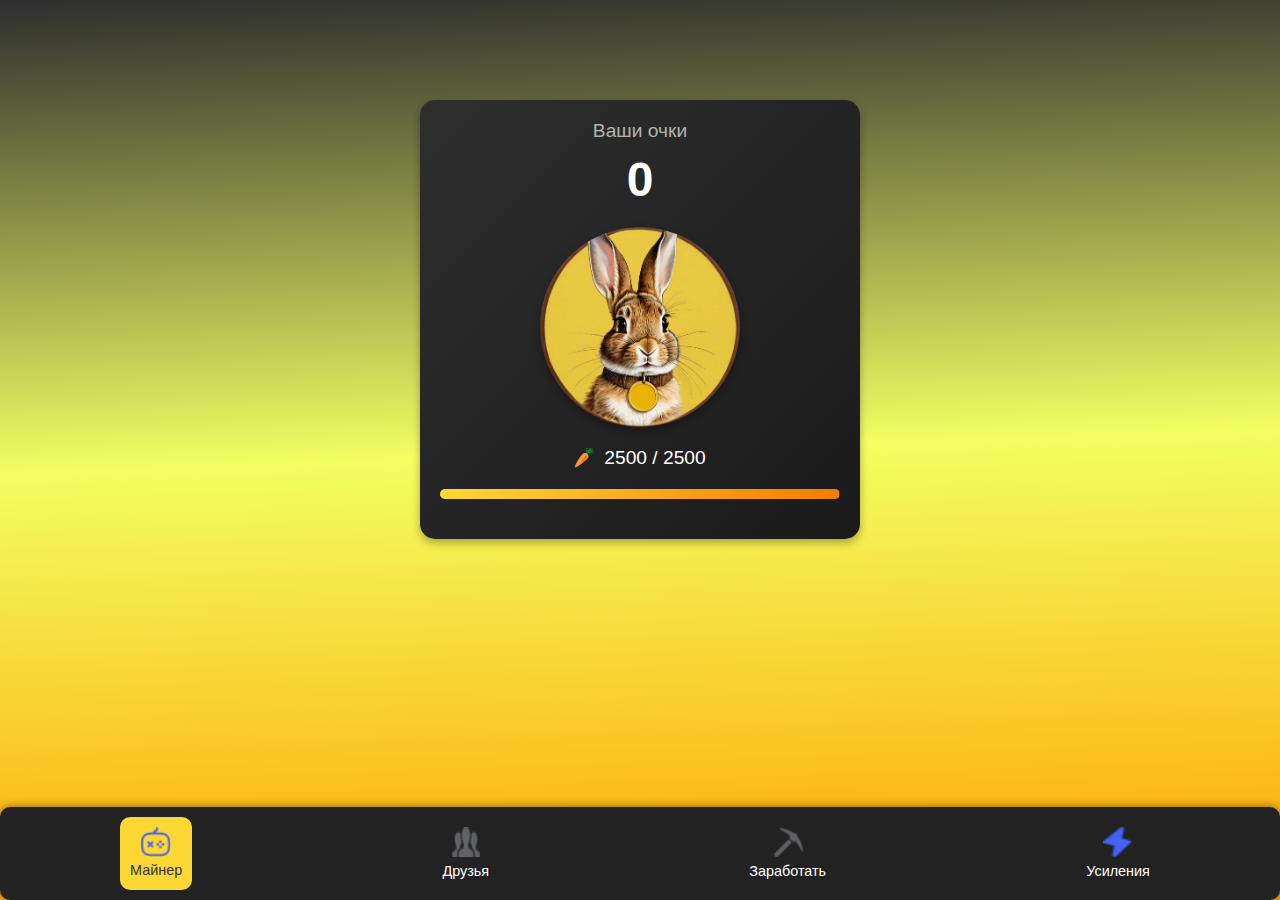
<file: index.html>
<!DOCTYPE html>
<html lang="ru">
<head>
    <meta charset="UTF-8">
    <meta name="viewport" content="width=device-width, initial-scale=1.0">
    <title>Таблетка Копия</title>
    <link rel="stylesheet" href="styles.css">
</head>
<body>
    <div class="body5 container">
        <div class="points">
            <p>Ваши очки</p>
            <h1 id="balance">0</h1>
        </div>
        <div class="icon" style="position: relative; display: flex; justify-content: center;">
            <img id="main-icon" src="coin3.png" alt="Icon" style="position: relative; display: block;">
            <img id="carrot" src="mor.png" alt="Carrot Icon" style="position: absolute; display: none;">
        </div>
        <div class="energy">
            <img src="mor.png" alt="Energy Icon">
            <p id="energy">2500 / 2500</p>
        </div>
        <div class="progress-bar">
            <div class="progress"></div>
        </div>
    </div>
    <div class="navigation">
        <div class="nav-button active">
            <img src="game-icon.png" alt="Miner Icon">
            <span>Майнер</span>
        </div>
        <div class="nav-button">
            <img src="friends-icon.png" alt="Friends Icon">
            <a href="friends.html"><span>Друзья</span></a>
        </div>
        <div class="nav-button">
            <img src="mine-icon.png" alt="Earn Icon">
            <a href="earn.html"><span>Заработать</span></a>
        </div>
        <div class="nav-button">
            <img src="boost-icon.png" alt="Boost Icon">
            <a href="boost.html"><span>Усиления</span></a>
        </div>
    </div>
    <script>
        let energy = 2500;
        let maxEnergy = 2500;
        let energyRegenRate = 1;
        let clickCost = 1;
        let pointsPerClick = 1;

        document.addEventListener('DOMContentLoaded', (event) => {
            let savedBalance = localStorage.getItem('balance');
            if (savedBalance !== null) {
                document.getElementById('balance').innerText = parseFloat(savedBalance).toFixed(2).replace('.', ',');
            }

            let savedEnergy = localStorage.getItem('energy');
            if (savedEnergy !== null) {
                energy = parseFloat(savedEnergy);
                updateEnergyDisplay();
            }

            let rechargeLevel = parseInt(localStorage.getItem('rechargeLevel')) || 1;
            pointsPerClick = rechargeLevel;

            let boostRecharge = localStorage.getItem('boostRecharge');
            if (boostRecharge === 'true') {
                pointsPerClick = rechargeLevel;
            }

            let savedMaxEnergy = localStorage.getItem('maxEnergy');
            if (savedMaxEnergy !== null) {
                maxEnergy = parseInt(savedMaxEnergy);
                updateEnergyDisplay();
            }
        });

        document.getElementById('main-icon').addEventListener('mousedown', function(event) {
            event.preventDefault();

            if (energy >= clickCost) {
                let balanceElement = document.getElementById('balance');
                let balance = parseFloat(balanceElement.innerText.replace(',', '.'));
                balance += pointsPerClick;
                balanceElement.innerText = balance.toFixed(2).replace('.', ',');

                energy -= clickCost;
                updateEnergyDisplay();

                let carrot = document.getElementById('carrot');
                carrot.style.display = 'block';

                let offsetX = -550;
                let offsetY = -200;

                carrot.style.left = (event.clientX + offsetX) + 'px';
                carrot.style.top = (event.clientY + offsetY) + 'px';

                setTimeout(function() {
                    carrot.style.display = 'none';
                }, 1000);

                localStorage.setItem('balance', balance.toFixed(2).replace('.', ','));
                localStorage.setItem('energy', energy);
            }
        });

        function updateEnergyDisplay() {
            let energyElement = document.getElementById('energy');
            energyElement.textContent = `${energy} / ${maxEnergy}`;
        }

        setInterval(function() {
            if (energy < maxEnergy) {
                energy += energyRegenRate;
                if (energy > maxEnergy) {
                    energy = maxEnergy;
                }
                updateEnergyDisplay();

                localStorage.setItem('energy', energy);
            }
        }, 1000);
    </script>
</body>
</html>
</file>
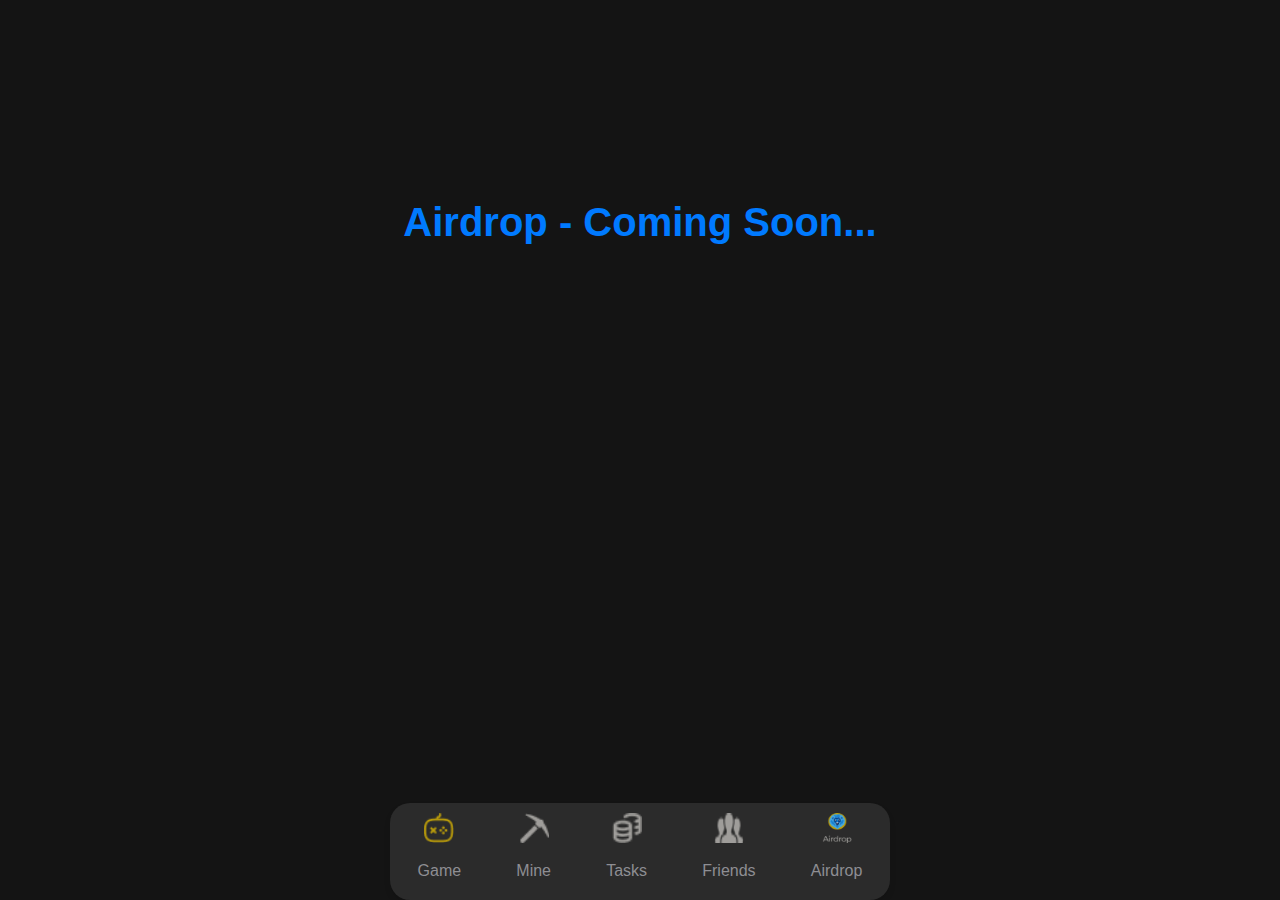
<file: Airdrop.html>
<!DOCTYPE html>
<html lang="en">
<head>
    <meta charset="UTF-8">
    <meta name="viewport" content="width=device-width, initial-scale=1.0">
    <title>TON Station - Mine</title>
    <style>
        /* CSS styles here */
        :root {
            --bg-color: #141414;
            --container-bg-color: #1C1F24;
            --button-bg-color: #282B30;
            --text-color: #fff;
            --box-shadow-color: rgba(0, 0, 0, 0.5);
            --blue-circle-color: #1e90ff;
            --mining-bg-color: #2b2b2b;
            --mining-time-bg-color: #1e90ff;
            --footer-bg-color: #2b2b2b;
        }
        body {
            margin: 0;
            font-family: Arial, sans-serif;
            background-color: var(--bg-color);
            color: var(--text-color);
            display: flex;
            flex-direction: column;
            justify-content: center;
            align-items: center;
            height: 100vh;
            width: 100vw;
        }

        @keyframes fadeIn {
            to {
                opacity: 1;
            }
        }

        .container {
            text-align: center;
            width: 100%;
            max-width: 500px;
            margin: auto;
            flex: 1;
            display: flex;
            flex-direction: column;
        }

        .header {
            font-size: 2.5em;
           margin-top: 200px;
           color: #007aff;
        }

        .tabs {
            display: flex;
            justify-content: center;
            margin: 20px 0;
        }

        .tab {
            margin: 0 10px;
            padding: 10px;
            cursor: pointer;
            color: #007aff;
        }

        .tab.active {
            font-weight: bold;
            border-bottom: 2px solid #007aff;
        }

        .cards-container {
            flex: 1;
            max-height: 60vh;
            overflow-y: auto;
            padding: 10px;
            border-radius: 10px;
            border: 1px solid #e0e0e0;
        }

        .cards {
            display: flex;
            flex-wrap: wrap;
            justify-content: center;
        }

        .card {
            background-color: #f0f0f5;
            border-radius: 10px;
            margin: 10px;
            padding: 10px;
            box-shadow: 0 2px 4px rgba(0, 0, 0, 0.1);
            width: 120px;
            text-align: center;
            position: relative;
            display: flex;
            flex-direction: column;
            justify-content: space-between;
            height: 220px;
        }

        .card img {
            width: 100px;
            height: 100px;
            object-fit: cover;
            border-radius: 10px;
        }

        .card-title {
            margin: 5px 0;
            font-size: 0.8em;
        }

        .card-subtitle {
            font-size: 0.6em;
            color: #777;
        }

        .card-details {
            font-size: 0.6em;
            color: #333;
        }

        .buy-button {
            background-color: #007aff;
            color: white;
            border: none;
            padding: 5px;
            border-radius: 5px;
            cursor: pointer;
            margin-top: 5px;
            font-size: 0.8em;
        }

        .footer-container {
            display: flex;
            justify-content: center;
            align-items: center;
            width: 100%;
            position: relative;
            bottom: 0;
            margin-top: 15px;
        }

        .footer {
            display: flex;
            justify-content: space-around;
            width: 90%;
            max-width: 500px;
            background-color: var(--footer-bg-color);
            padding: 10px 0;
            border-radius: 20px;
            box-shadow: 0 4px 6px rgba(0, 0, 0, 0.1);
            margin: auto;
        }

        .footer a {
            text-decoration: none;
            color: #8e8e93;
            display: flex;
            flex-direction: column;
            align-items: center;
            padding: 10px;
            transition: all 0.3s ease;
        }

        .footer a:hover {
            color: white;
            background-color: #333;
            border-radius: 10px;
        }

        .footer img {
            width: 30px;
            height: 30px;
            margin-bottom: 5px;
            filter: invert(1);
        }

        .footer div {
            text-align: center;
            color: white;
            flex-grow: 1;
        }

        .footer div.active {
            color: #007aff;
        }
    </style>
</head>
<body>
    <div class="container">
        <h1 class="header">Airdrop - Coming Soon...</h1>
      
       
    </div>
    <div class="footer-container">
        <footer class="footer">
            <div class="footer__item">
                <img src="game-icon.png" alt="Game" class="footer__icon">
                <span class="footer__text"><a href="index.html">Game</a></span>
            </div>
            <div class="footer__item">
                <img src="mine-icon.png" alt="Mine" class="footer__icon">
                <span class="footer__text"><a href="Mine.html">Mine</a></span>
            </div>
            <div class="footer__item">
                <img src="tasks-icon.png" alt="Tasks" class="footer__icon">
                <span class="footer__text"><a href="tasks.html">Tasks</a></span>
            </div>
            <div class="footer__item">
                <img src="friends-icon.png" alt="Friends" class="footer__icon">
                <span class="footer__text"><a href="Friends.html">Friends</a></span>
            </div>
            <div class="footer__item">
                <img src="airdrop.png" alt="Airdrop" class="footer__icon">
                <span class="footer__text"><a href="Airdrop.html">Airdrop</a></span>
            </div>
        </footer>
    </div>
</body>
</html>
</file>
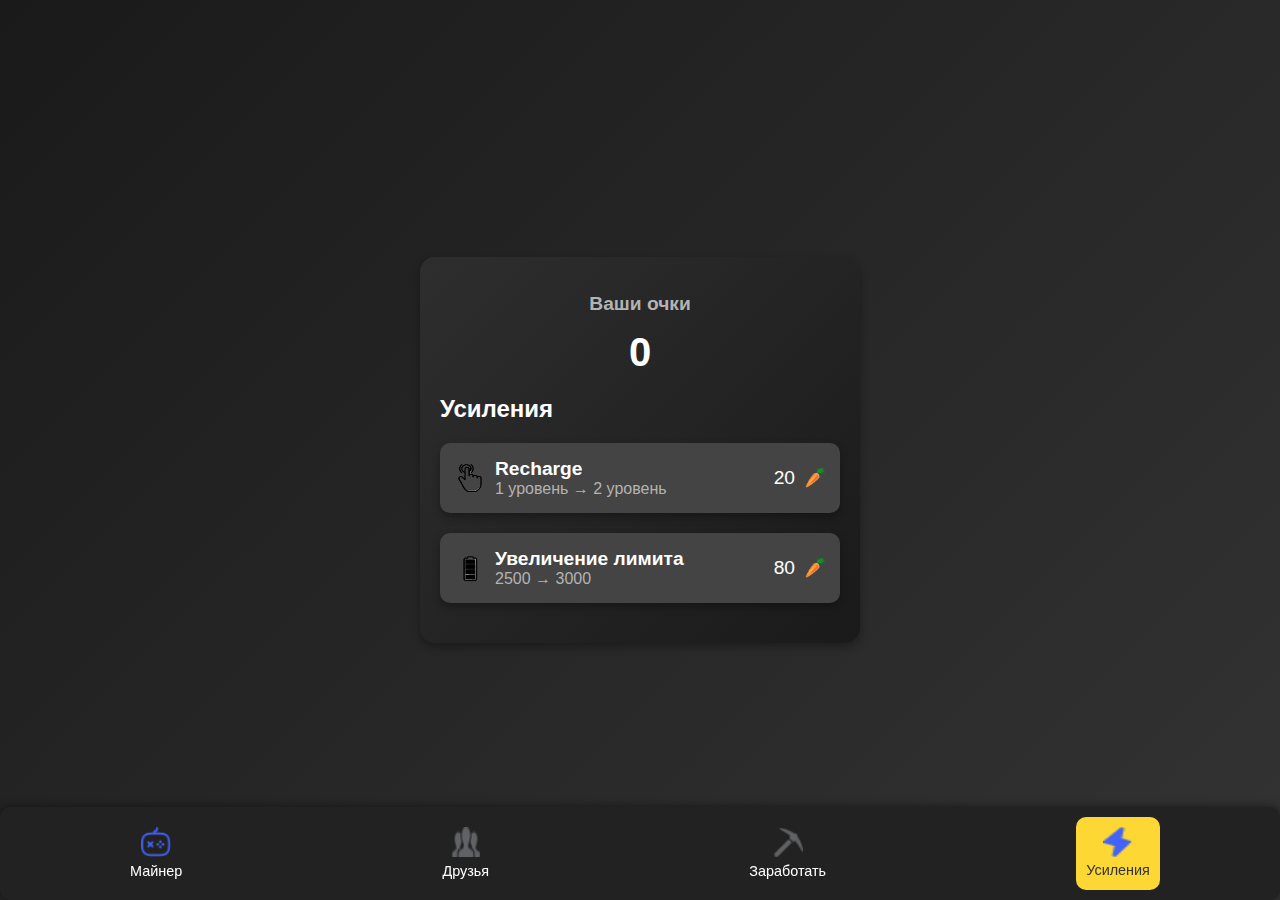
<file: boost.html>
<!DOCTYPE html>
<html lang="ru">
<head>
    <meta charset="UTF-8">
    <meta name="viewport" content="width=device-width, initial-scale=1.0">
    <title>Усиления</title>
    <link rel="stylesheet" href="stylesb.css">
</head>
<body>
    <div class="container">
        <div class="points">
            <h2>Ваши очки</h2>
            <h1 id="balance">0</h1>
        </div>
        <div class="boosts">
            <h2>Усиления</h2>
            <div class="boost" id="boost-recharge">
                <div class="boost-info">
                    <img src="multi.png" alt="Иконка Recharge">
                    <div class="boost-details">
                        <span class="boost-name">Recharge</span>
                        <span class="boost-level" id="recharge-level">1 уровень → 2 уровень</span>
                    </div>
                </div>
                <div class="boost-cost">
                    <span id="recharge-cost">20</span>
                    <img src="mor.png" alt="Иконка">
                </div>
            </div>
            <div class="boost" id="boost-limit">
                <div class="boost-info">
                    <img src="limit.png" alt="Иконка Limit">
                    <div class="boost-details">
                        <span class="boost-name">Увеличение лимита</span>
                        <span class="boost-level" id="limit-level">2500 → 3000</span>
                    </div>
                </div>
                <div class="boost-cost">
                    <span id="limit-cost">80</span>
                    <img src="mor.png" alt="Иконка">
                </div>
            </div>
        </div>
    </div>

    <div class="navigation">
        <div class="nav-button">
            <img src="game-icon.png" alt="Иконка Майнера">
            <a href="index.html"><span>Майнер</span></a>
        </div>
        <div class="nav-button">
            <img src="friends-icon.png" alt="Иконка Друзей">
            <a href="friends.html"><span>Друзья</span></a>
        </div>
        <div class="nav-button">
            <img src="mine-icon.png" alt="Иконка Заработка">
            <a href="earn.html"><span>Заработать</span></a>
        </div>
        <div class="nav-button active">
            <img src="boost-icon.png" alt="Иконка Усилений">
            <span>Усиления</span>
        </div>
    </div>

    <div id="modal" class="modal">
        <div class="modal-content">
            <span class="close">&times;</span>
            <p id="modal-text">Вы хотите купить усиление?</p>
            <button id="buy-boost">Купить</button>
        </div>
    </div>

    <script>
        document.addEventListener('DOMContentLoaded', (event) => {
            let savedBalance = localStorage.getItem('balance');
            if (savedBalance !== null) {
                document.getElementById('balance').innerText = parseFloat(savedBalance).toFixed(2).replace('.', ',');
            }

            let rechargeLevel = parseInt(localStorage.getItem('rechargeLevel')) || 1;
            let rechargeCost = parseInt(localStorage.getItem('rechargeCost')) || 20;
            updateBoostInfo('recharge', rechargeLevel, rechargeCost);

            let maxEnergy = parseInt(localStorage.getItem('maxEnergy')) || 2500;
            let limitCost = parseInt(localStorage.getItem('limitCost')) || 80;
            updateBoostInfo('limit', maxEnergy, limitCost);

            document.getElementById('boost-recharge').addEventListener('click', function() {
                showModal('recharge', rechargeCost);
            });

            document.getElementById('boost-limit').addEventListener('click', function() {
                showModal('limit', limitCost);
            });

            document.querySelector('.close').addEventListener('click', function() {
                let modal = document.getElementById('modal');
                modal.style.display = 'none';
            });

            document.getElementById('buy-boost').addEventListener('click', function() {
                let balanceElement = document.getElementById('balance');
                let balance = parseFloat(balanceElement.innerText.replace(',', '.'));
                let modalText = document.getElementById('modal-text').innerText;

                if (modalText.includes('Recharge')) {
                    if (balance >= rechargeCost) {
                        balance -= rechargeCost;
                        localStorage.setItem('balance', balance.toFixed(2).replace('.', ','));
                        balanceElement.innerText = balance.toFixed(2).replace('.', ',');

                        rechargeLevel++;
                        rechargeCost *= 2;

                        localStorage.setItem('rechargeLevel', rechargeLevel);
                        localStorage.setItem('rechargeCost', rechargeCost);
                        localStorage.setItem('boostRecharge', 'true');

                        updateBoostInfo('recharge', rechargeLevel, rechargeCost);

                        alert('Вы успешно купили усиление Recharge!');
                    } else {
                        alert('Недостаточно очков для покупки этого усиления.');
                    }
                } else if (modalText.includes('Увеличение лимита')) {
                    if (balance >= limitCost) {
                        balance -= limitCost;
                        localStorage.setItem('balance', balance.toFixed(2).replace('.', ','));
                        balanceElement.innerText = balance.toFixed(2).replace('.', ',');

                        maxEnergy += 500;
                        limitCost *= 2;

                        localStorage.setItem('maxEnergy', maxEnergy);
                        localStorage.setItem('limitCost', limitCost);

                        updateBoostInfo('limit', maxEnergy, limitCost);

                        alert('Вы успешно купили усиление Увеличение лимита!');
                    } else {
                        alert('Недостаточно очков для покупки этого усиления.');
                    }
                }

                let modal = document.getElementById('modal');
                modal.style.display = 'none';
            });
        });

        function showModal(type, cost) {
            let modal = document.getElementById('modal');
            let modalText = document.getElementById('modal-text');

            if (type === 'recharge') {
                modalText.innerText = `Вы хотите купить усиление Recharge за ${cost} очков?`;
            } else if (type === 'limit') {
                modalText.innerText = `Вы хотите купить усиление Увеличение лимита за ${cost} очков?`;
            }

            modal.style.display = 'block';
        }

        function updateBoostInfo(type, level, cost) {
            if (type === 'recharge') {
                document.getElementById('recharge-level').innerText = `${level} уровень → ${level + 1} уровень`;
                document.getElementById('recharge-cost').innerText = cost;
            } else if (type === 'limit') {
                document.getElementById('limit-level').innerText = `${level} → ${level + 500}`;
                document.getElementById('limit-cost').innerText = cost;
            }
        }
    </script>
</body>
</html>
</file>
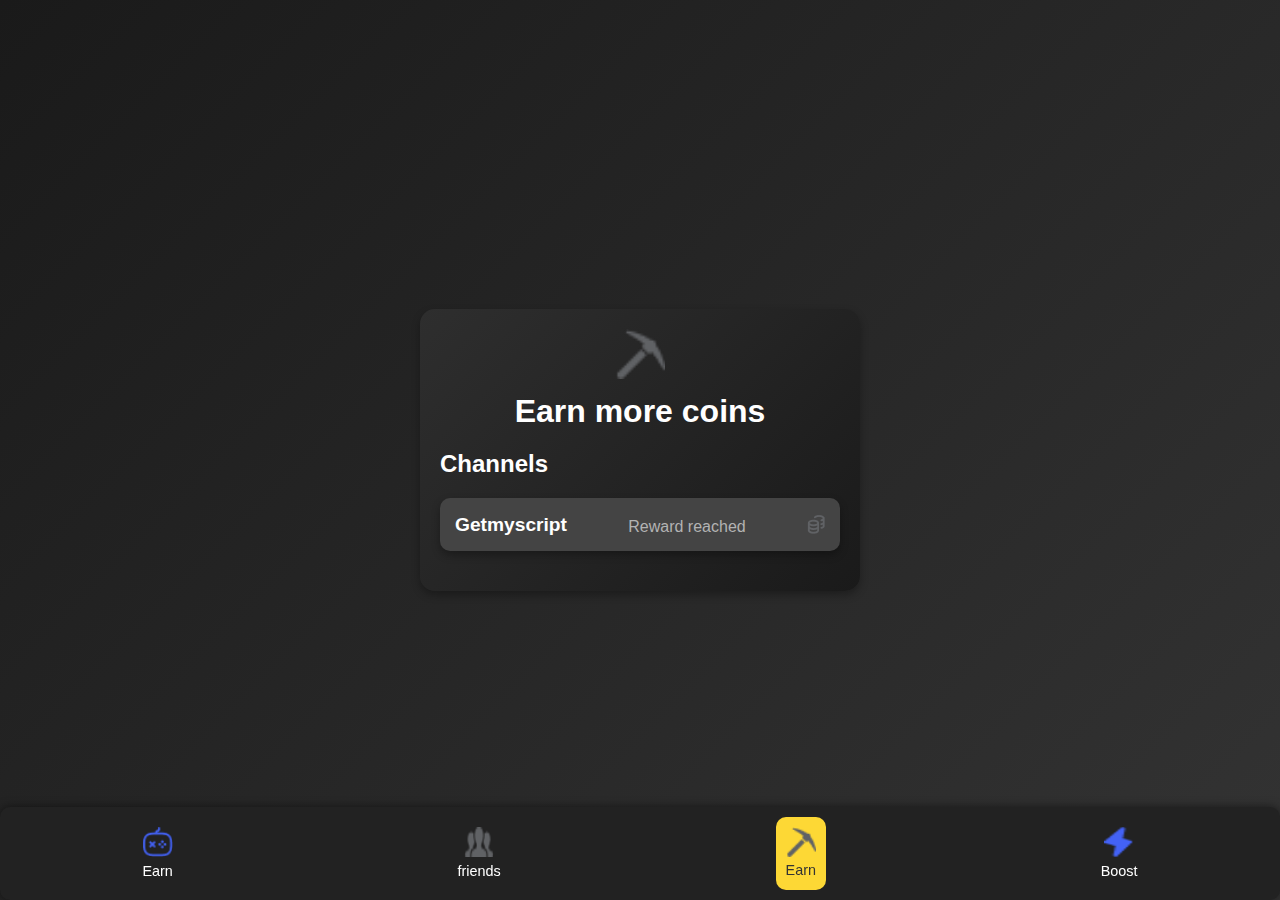
<file: earn.html>
<!DOCTYPE html>
<html lang="ru">
<head>
    <meta charset="UTF-8">
    <meta name="viewport" content="width=device-width, initial-scale=1.0">
    <title>Заработать больше монет</title>
    <link rel="stylesheet" href="stylesm.css">
</head>
<body>
    <div class="container">
        <div class="header">
            <img src="mine-icon.png" alt="Earn Icon">
            <h1>Earn more coins</h1>
        </div>
        <div class="channels">
            <h2>Channels</h2>
            <div class="channel">
                <span class="channel-name">Getmyscript</span>
                <span class="channel-status">Reward reached</span>
                <img src="tasks-icon.png" alt="Arrow Icon">
            </div>
        </div>
    </div>

    <div class="navigation">
        <div class="nav-button">
            <img src="game-icon.png" alt="Miner Icon">
            <a href="index.html"><span>Earn</span></a>
        </div>
        <div class="nav-button">
            <img src="friends-icon.png" alt="Friends Icon">
            <a href="friends.html"><span>friends</span></a>
        </div>
        <div class="nav-button active">
            <img src="mine-icon.png" alt="Earn Icon">
           <span>Earn</span>
        </div>
        <div class="nav-button">
            <img src="boost-icon.png" alt="Boost Icon">
            <a href="boost.html"><span>Boost</span></a>
        </div>
    </div>
</body>
</html>
</file>
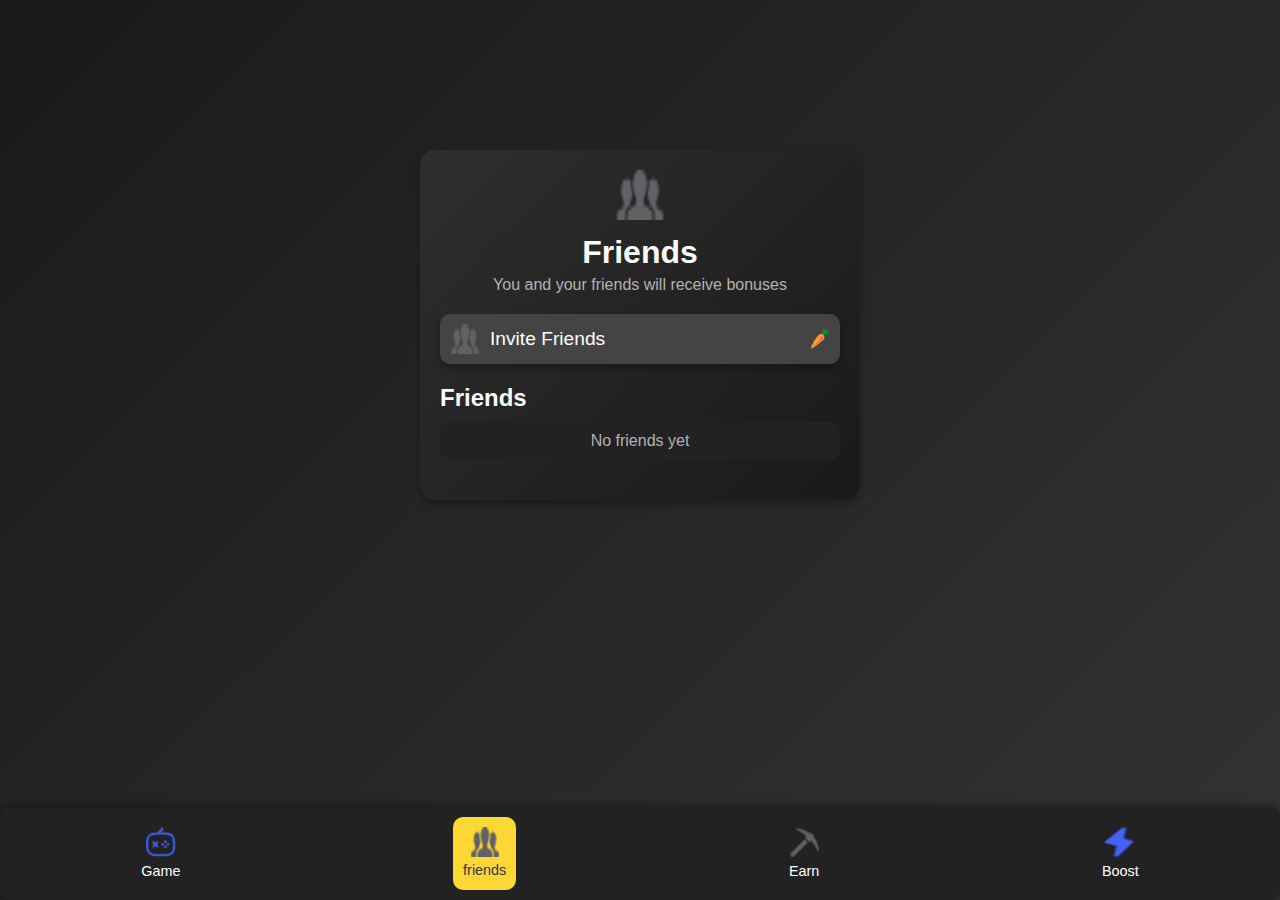
<file: friends.html>
<!DOCTYPE html>
<html lang="ru">
<head>
    <meta charset="UTF-8">
    <meta name="viewport" content="width=device-width, initial-scale=1.0">
    <title>Друзья</title>
    <link rel="stylesheet" href="stylesа.css">
</head>
<body>
    <div class="body5 container">
        <div class="header">
            <img src="friends-icon.png" alt="Friends Icon">
            <h1>Friends</h1>
            <p>You and your friends will receive bonuses</p>
        </div>
        <div class="invite-friends">
            <div class="invite-button">
                <img src="friends-icon.png" alt="Invite Icon">
                <span>Invite Friends</span>
                <img src="mor.png" alt="Arrow Icon">
            </div>
        </div>
        <div class="friends-list">
            <h2>Friends</h2>
            <div class="no-friends">No friends yet</div>
        </div>
    </div>

    <div class="navigation">
        <div class="nav-button ">
            <img src="game-icon.png" alt="Miner Icon">
            <a href="index.html"><span>Game</span></a>
        </div>
        <div class="nav-button active">
            <img src="friends-icon.png" alt="Friends Icon">
           <span>friends</span>
        </div>
        <div class="nav-button">
            <img src="mine-icon.png" alt="Earn Icon">
            <a href="earn.html"><span>Earn</span></a>
        </div>
        <div class="nav-button">
            <img src="boost-icon.png" alt="Boost Icon">
            <a href="boost.html"><span>Boost</span></a>
        </div>
    </div>
</body>
</html>
</file>
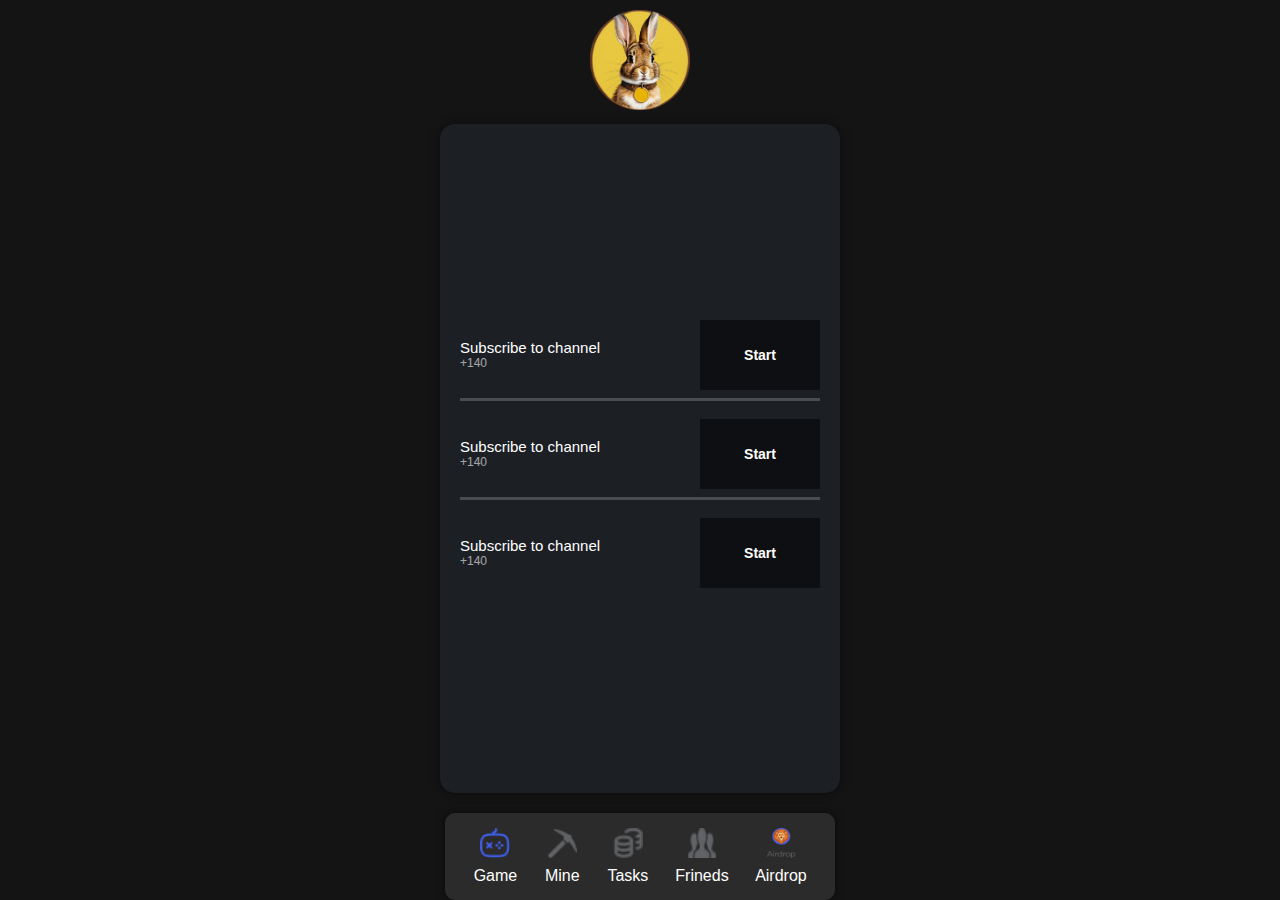
<file: tasks.html>
<!DOCTYPE html>
<html lang="en">
<head>
    <meta charset="UTF-8">
    <meta name="viewport" content="width=device-width, initial-scale=1.0">
    <title>Document</title>
    <style>
        :root {
            --bg-color: #141414;
            --container-bg-color: #1C1F24;
            --button-bg-color: #282B30;
            --text-color: #fff;
            --box-shadow-color: rgba(0, 0, 0, 0.5);
            --blue-circle-color: #1e90ff;
            --mining-bg-color: #2b2b2b;
            --mining-time-bg-color: #1e90ff;
            --footer-bg-color:#2b2b2b;
        }
        body {
            margin: 0;
            font-family: Arial, sans-serif;
            background-color: var(--bg-color);
    color: var(--text-color);
            display: flex;
            flex-direction: column;
            justify-content: space-between;
            align-items: center;
            height: 100vh;
            width: 100vw;
        }

        .header {
            width: 100%;
            text-align: center;
            padding: 10px 0;
        }

        .header img {
            width: 100px;
            height: auto;
        }

        .tasks-list {
            display: flex;
            flex-direction: column;
            justify-content: center;
            align-items: center;
            width: 100%;
            max-width: 500px;
            margin: 0 auto;
            background-size: cover;
            border-radius: 15px;
            text-align: center;
            box-shadow: 0 4px 8px rgba(0, 0, 0, 0.1);
            overflow: hidden;
            padding: 20px;
            flex-grow: 1;
        }

        .task-item {
            display: flex;
            justify-content: space-between;
            align-items: center;
            width: 100%;
            padding: 8px 0;
            border-bottom: 3px solid rgba(255, 255, 255, 0.2);
            margin-bottom: 10px;
        }

        .task-item:last-child {
            border-bottom: none;
        }

        .task-text {
            flex-grow: 1;
            text-align: left;
            font-size: 15px;
            color: white;
            display: flex;
            flex-direction: column;
        }

        .task-text span {
            font-size: 12px;
            opacity: 0.6;
        }

        .task-button {
            background: rgba(0, 0, 0, 0.5);
            width: 100px;
            height: 50px;
            border: 10px solid transparent;
            border-image: url('https://i.ibb.co/5xTn2Zw/Rectangle-9.png') 30 stretch;
            cursor: pointer;
            display: flex;
            align-items: center;
            justify-content: center;
            color: white;
            font-size: 14px;
            font-weight: bold;
            text-decoration: none;
        }

        .task-button:hover {
            background: rgba(0, 0, 0, 0.7);
        }
        .container {
            max-width: 360px;
            width: 100%;
            background-color: var(--container-bg-color);
            border-radius: 15px;
            padding: 20px;
            box-shadow: 0 0 10px var(--box-shadow-color);
            text-align: center;
        }

        .footer {
            display: flex;
            justify-content: space-around;
            background-color: var(--footer-bg-color);
            padding:15px;
            border-radius: 10px;
            margin-top: 20px;
        }
        
        .footer__item {
            text-align: center;
        }
        
        .footer__icon {
            width: 30px;
            height: 30px;
            margin-bottom: 5px;
        }
        
        .footer__text {
            font-size: 1em;
        }
        a{
            text-decoration: none;
            color: #fff;
        }
    </style>
</head>
<body>
    <div class="header cotainer">
        <img src="coin3.png" alt="Logo">
    </div>
    <div class="tasks-list container">
        <div class="task-item">
            <div class="task-text">
                Subscribe to channel
                <span>+140</span>
            </div>
            <a href="https://t.me/troschiy" class="task-button" id="task1" onclick="completeTask('task1', 140, 'https://t.me/telegabotua')">Start</a>
        </div>
        <div class="task-item">
            <div class="task-text">
                Subscribe to channel
                <span>+140</span>
            </div>
            <a href="https://t.me/troschiy" class="task-button" id="task2" onclick="completeTask('task2', 140, 'https://t.me/troschiy')">Start</a>
        </div>
        <div class="task-item">
            <div class="task-text">
                Subscribe to channel
                <span>+140</span>
            </div>
            <a href="https://t.me/troschiy" class="task-button" id="task3" onclick="completeTask('task3', 140, 'https://t.me/trevolucky_bot')">Start</a>
        </div>
    </div>
    <footer class="footer container">
        <div class="footer__item">
            <img src="game-icon.png" alt="Game" class="footer__icon">
            <a href="index.html"><span class="footer__text">Game</span></a>
        </div>
        <div class="footer__item">
            <img src="mine-icon.png" alt="Mine" class="footer__icon">
            <a href="mine.html"><span class="footer__text">Mine</span></a>
        </div>
        <div class="footer__item">
            <img src="tasks-icon.png" alt="Tasks" class="footer__icon">
            <a href="tasks.html"><span class="footer__text">Tasks</span></a>
        </div>
        <div class="footer__item">
            <img src="friends-icon.png" alt="Friends" class="footer__icon">
            <a href="friends.html"><span class="footer__text">Frineds</span></a>
        </div>
        <div class="footer__item">
            <img src="airdrop.png" alt="Airdrop" class="footer__icon">
            <a href="airdrop.html"><span class="footer__text">Airdrop</span></a>
        </div>
    </footer>
</body>
</html>
</file>
<file: styles.css>
body {
    margin: 0;
    padding: 0;
    font-family: Arial, sans-serif;
    background: linear-gradient(898deg, #2e2e2e, #f2ff62, orange);
    color: white;
    display: flex;
    flex-direction: column;
    justify-content: center;
    align-items: center;
    min-height: 100vh;
}

.body5 {
    margin-top: 100px;
}

a {
    text-decoration: none;
    color: #b3b3b3;
}

.container {
    text-align: center;
    width: 100%;
    max-width: 400px;
    padding: 20px;
    box-shadow: 0 4px 8px rgba(0, 0, 0, 0.3);
    border-radius: 15px;
    background: linear-gradient(135deg, #2e2e2e, #1a1a1a);
}

.points {
    margin-bottom: 20px;
}

.points p {
    margin: 0;
    font-size: 1.2rem;
    color: #b3b3b3;
}

.points h1 {
    margin: 10px 0;
    font-size: 3rem;
}

.icon {
    margin: 20px 0;
    position: relative;
    display: flex;
    justify-content: center;
}

.icon img {
    width: 200px;
    height: 200px;
    border-radius: 50%;
    box-shadow: 0 4px 8px rgba(0, 0, 0, 0.3);
}

.energy {
    display: flex;
    justify-content: center;
    align-items: center;
    margin: 20px 0;
}

.energy img {
    width: 20px;
    height: 20px;
    margin-right: 10px;
}

.energy p {
    margin: 0;
    font-size: 1.2rem;
}

.progress-bar {
    background: #444;
    border-radius: 10px;
    margin: 20px 0;
    width: 100%;
    height: 10px;
    overflow: hidden;
}

.progress {
    background: linear-gradient(to right, #fdd835, #f57c00);
    height: 100%;
    width: 99.68%;
}

.navigation {
    display: flex;
    justify-content: space-around;
    background: #222;
    padding: 10px 0;
    border-radius: 10px;
    box-shadow: 0 0 10px rgba(0, 0, 0, 0.5);
    width: 100%;
    margin-top: auto;
}

.nav-button {
    display: flex;
    flex-direction: column;
    align-items: center;
    padding: 10px;
    transition: background-color 0.3s;
}

.nav-button img {
    width: 30px;
    height: 30px;
    margin-bottom: 5px;
}

.nav-button span {
    font-size: 0.9rem;
    color: #fff;
}

.nav-button.active {
    background: #fdd835;
    border-radius: 10px;
}

.nav-button.active span {
    color: #333;
}

.nav-button:hover {
    background: rgba(255, 255, 255, 0.1);
    border-radius: 10px;
}

#carrot {
    width: 50px; /* Задайте нужный размер */
    height: 50px; /* Задайте нужный размер */
    transform: translate(-50%, -50%);
    position: absolute;
    display: none;
}
</file>
<file: stylesb.css>
body {
    margin: 0;
    padding: 0;
    font-family: Arial, sans-serif;
    background: linear-gradient(135deg, #1a1a1a, #333);
    color: white;
    display: flex;
    flex-direction: column;
    justify-content: space-between;
    min-height: 100vh;
}

a {
    text-decoration: none;
    color: #b3b3b3;
}

.container {
    text-align: center;
    width: 100%;
    max-width: 400px;
    padding: 20px;
    margin: auto;
    box-shadow: 0 4px 8px rgba(0, 0, 0, 0.3);
    border-radius: 15px;
    background: linear-gradient(135deg, #2e2e2e, #1a1a1a);
}

.points {
    margin-bottom: 20px;
}

.points h2 {
    font-size: 1.2rem;
    color: #b3b3b3;
}

.points h1 {
    font-size: 2.5rem;
    margin: 5px 0;
}

.boosts {
    text-align: left;
    margin: 20px 0;
}

.boosts h2 {
    font-size: 1.5rem;
    margin-bottom: 10px;
}

.boost {
    background: #444;
    border-radius: 10px;
    margin: 20px 0;
    padding: 15px;
    display: flex;
    justify-content: space-between;
    align-items: center;
    box-shadow: 0 4px 8px rgba(0, 0, 0, 0.3);
    transition: background-color 0.3s;
}

.boost:hover {
    background: #555;
}

.boost-info {
    display: flex;
    align-items: center;
}

.boost-info img {
    width: 30px;
    height: 30px;
    margin-right: 10px;
}

.boost-details {
    display: flex;
    flex-direction: column;
}

.boost-name {
    font-size: 1.2rem;
    font-weight: bold;
}

.boost-level {
    color: #b3b3b3;
}

.boost-cost {
    display: flex;
    align-items: center;
}

.boost-cost span {
    font-size: 1.2rem;
    margin-right: 10px;
}

.boost-cost img {
    width: 20px;
    height: 20px;
}

.navigation {
    display: flex;
    justify-content: space-around;
    background: #222;
    padding: 10px 0;
    border-radius: 10px;
    box-shadow: 0 0 10px rgba(0, 0, 0, 0.5);
    width: 100%;
    position: fixed;
    bottom: 0;
}

.nav-button {
    display: flex;
    flex-direction: column;
    align-items: center;
    padding: 10px;
    transition: background-color 0.3s;
}

.nav-button img {
    width: 30px;
    height: 30px;
    margin-bottom: 5px;
}

.nav-button span {
    font-size: 0.9rem;
    color: #fff;
}

.nav-button.active {
    background: #fdd835;
    border-radius: 10px;
}

.nav-button.active span {
    color: #333;
}

.nav-button:hover {
    background: rgba(255, 255, 255, 0.1);
    border-radius: 10px;
}

/* Стили для модального окна */
.modal {
    display: none; 
    position: fixed; 
    z-index: 1; 
    left: 0;
    top: 0;
    width: 100%; 
    height: 100%; 
    overflow: hidden; 
    background-color: rgba(0, 0, 0, 0.5); 
}

.modal-content {
    background-color: #2e2e2e;
    margin: 15% auto;
    padding: 20px;
    border: 1px solid #888;
    width: 80%;
    max-width: 300px;
    border-radius: 15px;
    box-shadow: 0 4px 8px rgba(0, 0, 0, 0.3);
    text-align: center;
    color: white;
}

.close {
    color: #aaa;
    float: right;
    font-size: 28px;
    font-weight: bold;
}

.close:hover,
.close:focus {
    color: #fff;
    text-decoration: none;
    cursor: pointer;
}

#buy-boost {
    background-color: #fdd835;
    border: none;
    color: #333;
    padding: 10px 20px;
    font-size: 1rem;
    border-radius: 10px;
    cursor: pointer;
}

#buy-boost:hover {
    background-color: #e6c229;
}
</file>
<file: stylesm.css>
body {
    margin: 0;
    padding: 0;
    font-family: Arial, sans-serif;
    background: linear-gradient(135deg, #1a1a1a, #333);
    color: white;
    display: flex;
    flex-direction: column;
    justify-content: space-between;
    min-height: 100vh;
}
a{
    text-decoration: none;
    color: #b3b3b3;
}


.container {
    text-align: center;
    width: 100%;
    max-width: 400px;
    padding: 20px;
    margin: auto;
    box-shadow: 0 4px 8px rgba(0, 0, 0, 0.3);
    border-radius: 15px;
    background: linear-gradient(135deg, #2e2e2e, #1a1a1a);
}

.header {
    margin-bottom: 20px;
}

.header img {
    width: 50px;
    height: 50px;
}

.header h1 {
    margin: 10px 0 5px;
    font-size: 2rem;
}

.channels {
    text-align: left;
    margin: 20px 0;
}

.channels h2 {
    margin: 0 0 10px;
    font-size: 1.5rem;
}

.channel {
    background: #444;
    border-radius: 10px;
    margin: 20px 0;
    padding: 15px;
    display: flex;
    align-items: center;
    justify-content: space-between;
    box-shadow: 0 4px 8px rgba(0, 0, 0, 0.3);
    transition: transform 0.3s, background-color 0.3s;
}

.channel:hover {
    transform: translateY(-5px);
    background: #555;
}

.channel-info {
    display: flex;
    flex-direction: column;
    text-align: left;
}

.channel-name {
    font-size: 1.2rem;
    font-weight: bold;
}

.channel-status {
    color: #b3b3b3;
    margin-top: 5px;
}

.channel-arrow img {
    width: 20px;
    height: 20px;
}

.navigation {
    display: flex;
    justify-content: space-around;
    background: #222;
    padding: 10px 0;
    border-radius: 10px;
    box-shadow: 0 0 10px rgba(0, 0, 0, 0.5);
    width: 100%;
    position: fixed;
    bottom: 0;
}

.nav-button {
    display: flex;
    flex-direction: column;
    align-items: center;
    padding: 10px;
    transition: background-color 0.3s;
}

.nav-button img {
    width: 30px;
    height: 30px;
    margin-bottom: 5px;
}

.nav-button span {
    font-size: 0.9rem;
    color: #fff;
}

.nav-button.active {
    background: #fdd835;
    border-radius: 10px;
}

.nav-button.active span {
    color: #333;
}

.nav-button:hover {
    background: rgba(255, 255, 255, 0.1);
    border-radius: 10px;
}
</file>
<file: stylesа.css>
body {
    margin: 0;
    padding: 0;
    font-family: Arial, sans-serif;
    background: linear-gradient(135deg, #1a1a1a, #333);
    color: white;
    display: flex;
    flex-direction: column;
    justify-content: space-between; /* Центрирует контент по вертикали и размещает навигацию внизу */
    align-items: center;
    min-height: 100vh;
}

.container {
    text-align: center;
    width: 100%;
    max-width: 400px;
    padding: 20px;
    box-shadow: 0 4px 8px rgba(0, 0, 0, 0.3);
    border-radius: 15px;
    background: linear-gradient(135deg, #2e2e2e, #1a1a1a);
}
a{
    text-decoration: none;
    color: #b3b3b3;
}

.header {
    margin-bottom: 20px;
}

.header img {
    width: 50px;
    height: 50px;
}

.header h1 {
    margin: 10px 0 5px;
    font-size: 2rem;
}

.header p {
    margin: 0;
    font-size: 1rem;
    color: #b3b3b3;
}

.invite-friends {
    background: #444;
    border-radius: 10px;
    margin: 20px 0;
    padding: 10px;
    display: flex;
    align-items: center;
    justify-content: space-between;
    box-shadow: 0 4px 8px rgba(0, 0, 0, 0.3);
}

.invite-button {
    display: flex;
    align-items: center;
    justify-content: space-between;
    width: 100%;
}

.invite-button img:first-child {
    width: 30px;
    height: 30px;
    margin-right: 10px;
}

.invite-button span {
    flex-grow: 1;
    text-align: left;
    font-size: 1.2rem;
}

.invite-button img:last-child {
    width: 20px;
    height: 20px;
}

.friends-list {
    text-align: left;
    margin: 20px 0;
}

.friends-list h2 {
    margin: 0 0 10px;
    font-size: 1.5rem;
}

.no-friends {
    background: #222;
    padding: 10px;
    border-radius: 10px;
    text-align: center;
    color: #b3b3b3;
}

.navigation {
    display: flex;
    justify-content: space-around;
    background: #222;
    padding: 10px 0;
    border-radius: 10px;
    box-shadow: 0 0 10px rgba(0, 0, 0, 0.5);
    width: 100%;
}

.nav-button {
    display: flex;
    flex-direction: column;
    align-items: center;
    padding: 10px;
    transition: background-color 0.3s;
}

.nav-button img {
    width: 30px;
    height: 30px;
    margin-bottom: 5px;
}

.nav-button span {
    font-size: 0.9rem;
    color: #fff;
}
.body5{
    margin-top: 150px;
}
.nav-button.active {
    background: #fdd835;
    border-radius: 10px;
}

.nav-button.active span {
    color: #333;
}

.nav-button:hover {
    background: rgba(255, 255, 255, 0.1);
    border-radius: 10px;
}
</file>
